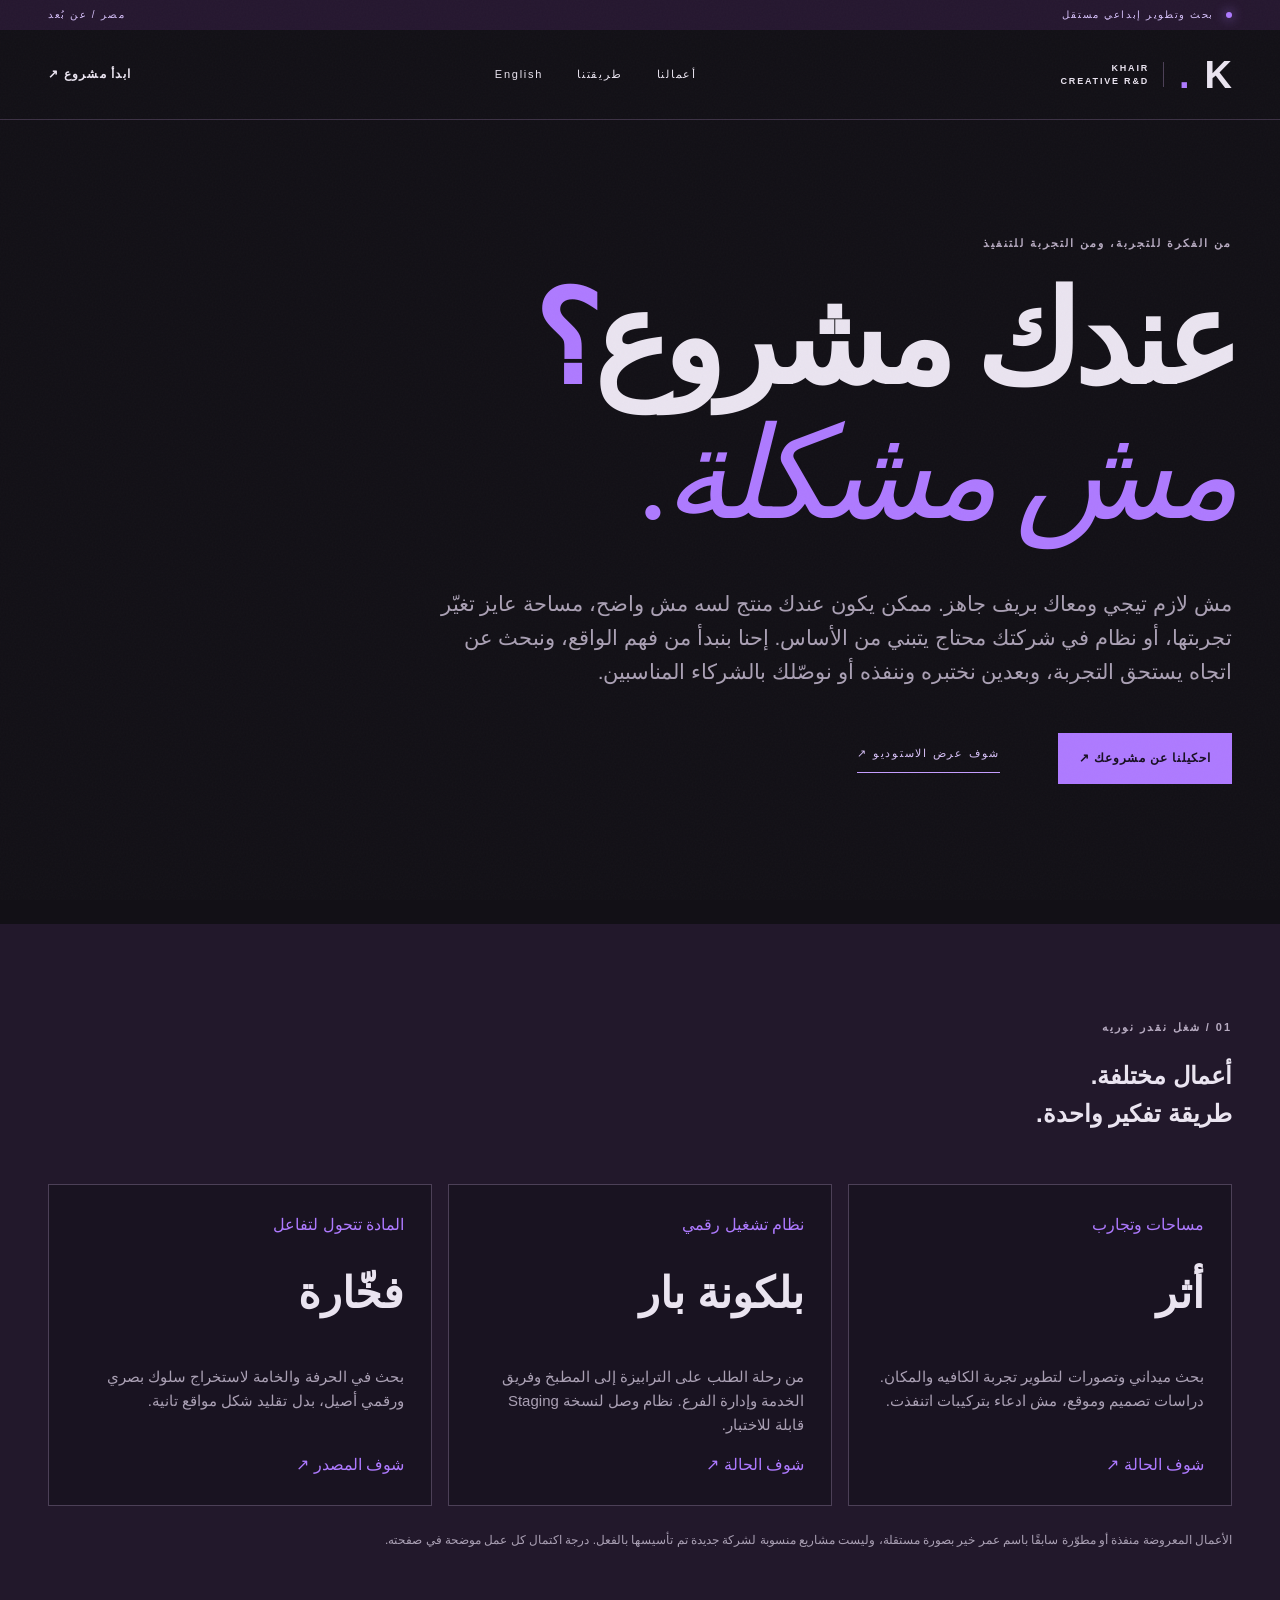
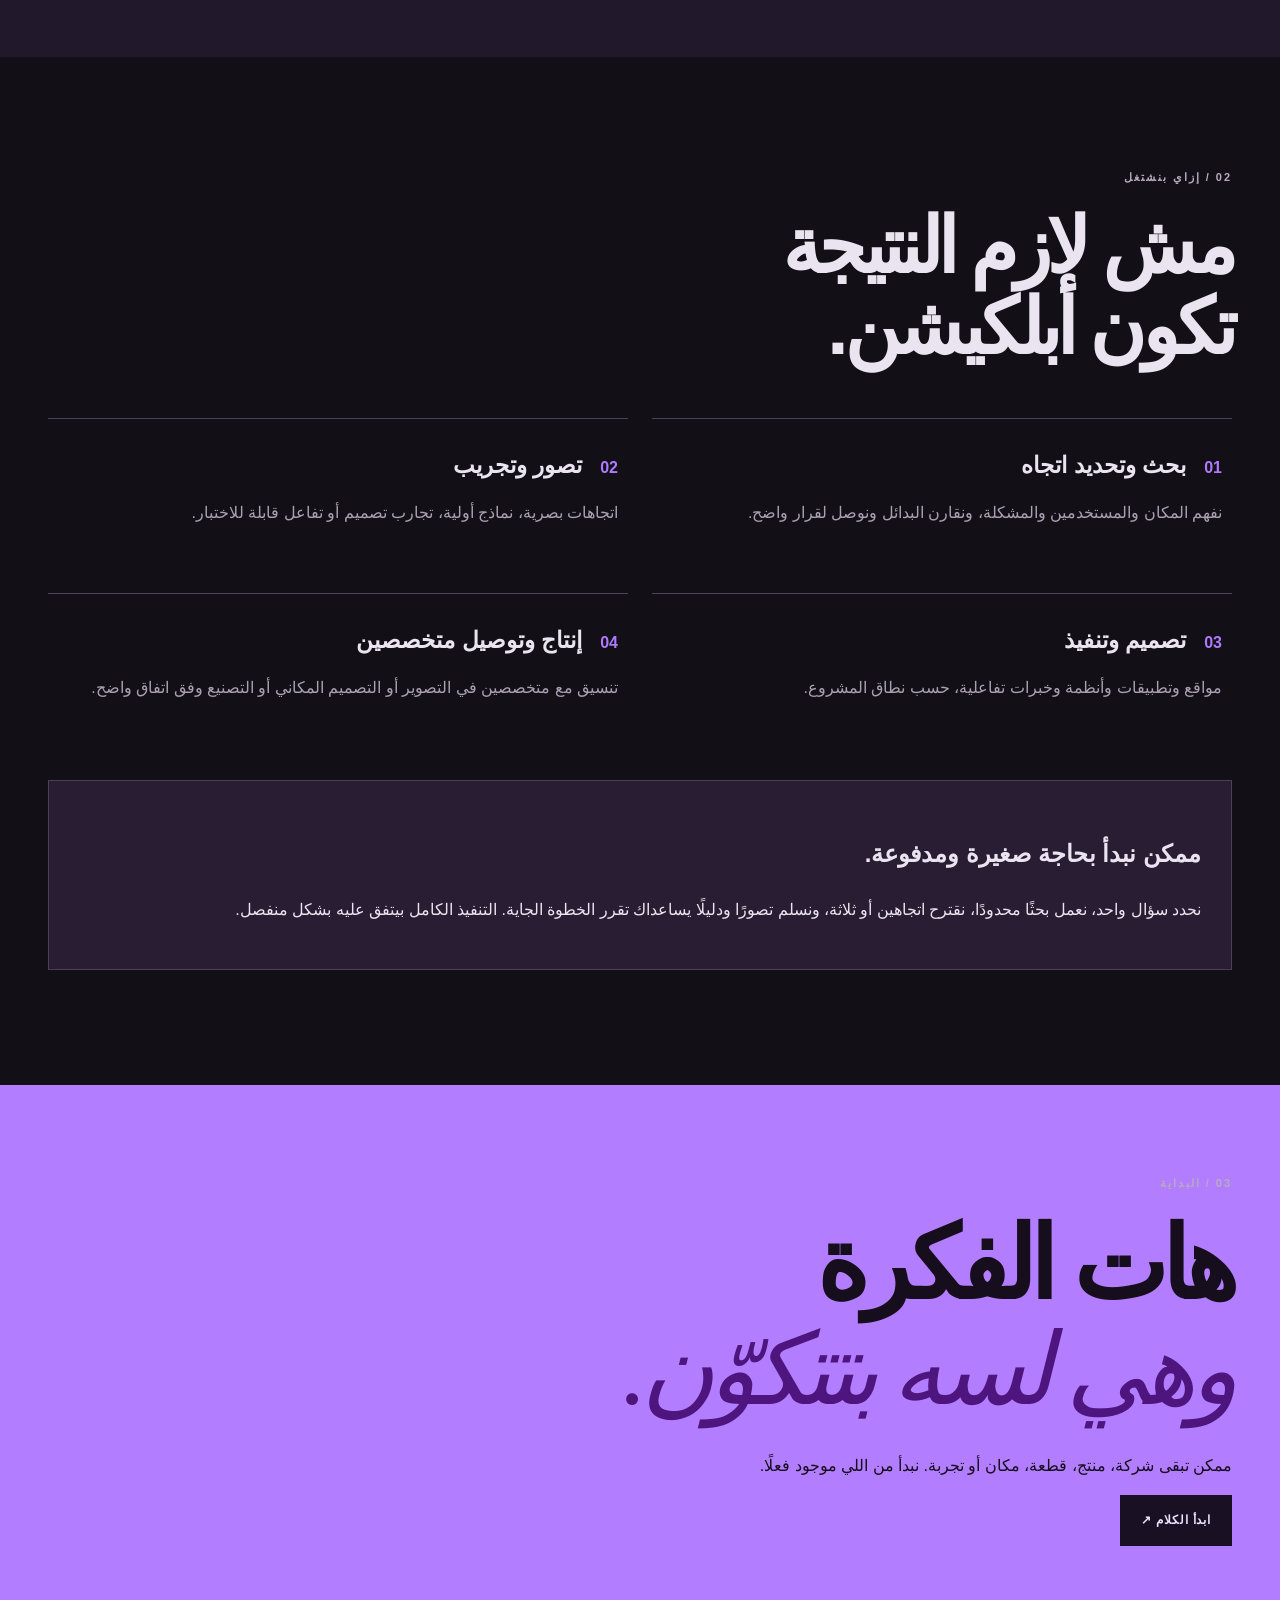
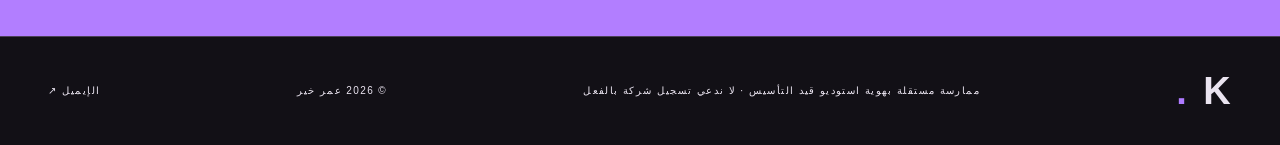
<file: ar.html>
<!DOCTYPE html><html lang="ar" dir="rtl"><head><meta charset="utf-8"><meta name="viewport" content="width=device-width, initial-scale=1"><title>خير / Creative R&D — بحث وتطوير إبداعي</title><meta name="description" content="ممارسة إبداعية مستقلة تجمع البحث والفن والتصميم والتكنولوجيا والتجريب لبناء أفكار يمكن اختبارها وتنفيذها."><link rel="stylesheet" href="style.css"></head><body class="arabic"><div class="grain" aria-hidden="true"></div><div class="topline"><span class="pulse"></span><span>بحث وتطوير إبداعي مستقل</span><span class="topline-right">مصر / عن بُعد</span></div><header class="nav"><a class="mark" href="index.html">K<span class="period">.</span><small>KHAIR<br>CREATIVE R&D</small></a><nav><a href="#work">أعمالنا</a><a href="#practice">طريقتنا</a><a href="index.html" lang="en">English</a></nav><a class="nav-contact" href="start.html">ابدأ مشروع ↗</a></header><main><section class="wrap ar-hero"><span class="eyebrow">من الفكرة للتجربة، ومن التجربة للتنفيذ</span><h1>عندك مشروع<span class="q">؟</span><br><em>مش مشكلة.</em></h1><p>مش لازم تيجي ومعاك بريف جاهز. ممكن يكون عندك منتج لسه مش واضح، مساحة عايز تغيّر تجربتها، أو نظام في شركتك محتاج يتبني من الأساس. إحنا بنبدأ من فهم الواقع، ونبحث عن اتجاه يستحق التجربة، وبعدين نختبره وننفذه أو نوصّلك بالشركاء المناسبين.</p><div class="ar-links"><a class="cta" href="start.html">احكيلنا عن مشروعك ↗</a><a class="text-link" href="deck.html" target="_blank">شوف عرض الاستوديو ↗</a></div></section><section class="idea-panel" id="work"><div class="wrap"><span class="eyebrow">01 / شغل نقدر نوريه</span><h2>أعمال مختلفة.<br>طريقة تفكير واحدة.</h2><div class="ar-case-grid"><a href="case-athr.html"><span>مساحات وتجارب</span><strong>أثر</strong><p>بحث ميداني وتصورات لتطوير تجربة الكافيه والمكان. دراسات تصميم وموقع، مش ادعاء بتركيبات اتنفذت.</p><i>شوف الحالة ↗</i></a><a href="case-balcona.html"><span>نظام تشغيل رقمي</span><strong>بلكونة بار</strong><p>من رحلة الطلب على الترابيزة إلى المطبخ وفريق الخدمة وإدارة الفرع. نظام وصل لنسخة Staging قابلة للاختبار.</p><i>شوف الحالة ↗</i></a><a href="https://github.com/omarkhair70-droid/Fokhara" target="_blank" rel="noopener"><span>المادة تتحول لتفاعل</span><strong>فخّارة</strong><p>بحث في الحرفة والخامة لاستخراج سلوك بصري ورقمي أصيل، بدل تقليد شكل مواقع تانية.</p><i>شوف المصدر ↗</i></a></div><p class="footnote">الأعمال المعروضة منفذة أو مطوّرة سابقًا باسم عمر خير بصورة مستقلة، وليست مشاريع منسوبة لشركة جديدة تم تأسيسها بالفعل. درجة اكتمال كل عمل موضحة في صفحته.</p></div></section><section class="services wrap" id="practice"><span class="eyebrow">02 / إزاي بنشتغل</span><h2>مش لازم النتيجة<br>تكون أبلكيشن.</h2><div class="ar-services"><div><b>01</b><strong>بحث وتحديد اتجاه</strong><p>نفهم المكان والمستخدمين والمشكلة، ونقارن البدائل ونوصل لقرار واضح.</p></div><div><b>02</b><strong>تصور وتجريب</strong><p>اتجاهات بصرية، نماذج أولية، تجارب تصميم أو تفاعل قابلة للاختبار.</p></div><div><b>03</b><strong>تصميم وتنفيذ</strong><p>مواقع وتطبيقات وأنظمة وخبرات تفاعلية، حسب نطاق المشروع.</p></div><div><b>04</b><strong>إنتاج وتوصيل متخصصين</strong><p>تنسيق مع متخصصين في التصوير أو التصميم المكاني أو التصنيع وفق اتفاق واضح.</p></div></div><div class="ar-bounded"><h3>ممكن نبدأ بحاجة صغيرة ومدفوعة.</h3><p>نحدد سؤال واحد، نعمل بحثًا محدودًا، نقترح اتجاهين أو ثلاثة، ونسلم تصورًا ودليلًا يساعداك تقرر الخطوة الجاية. التنفيذ الكامل بيتفق عليه بشكل منفصل.</p></div></section><section class="outro"><div class="wrap outro-inner"><span class="eyebrow">03 / البداية</span><h2>هات الفكرة<br><em>وهي لسه بتتكوّن.</em></h2><p>ممكن تبقى شركة، منتج، قطعة، مكان أو تجربة. نبدأ من اللي موجود فعلًا.</p><a class="cta" href="start.html">ابدأ الكلام ↗</a></div></section></main><footer><div class="wrap footer-flex"><a class="mark" href="index.html">K<span class="period">.</span></a><span>ممارسة مستقلة بهوية استوديو قيد التأسيس · لا ندعي تسجيل شركة بالفعل</span><span>© 2026 عمر خير</span><a href="mailto:omar.khair70@gmail.com">الإيميل ↗</a></div></footer><script src="script.js"></script></body></html>
</file>
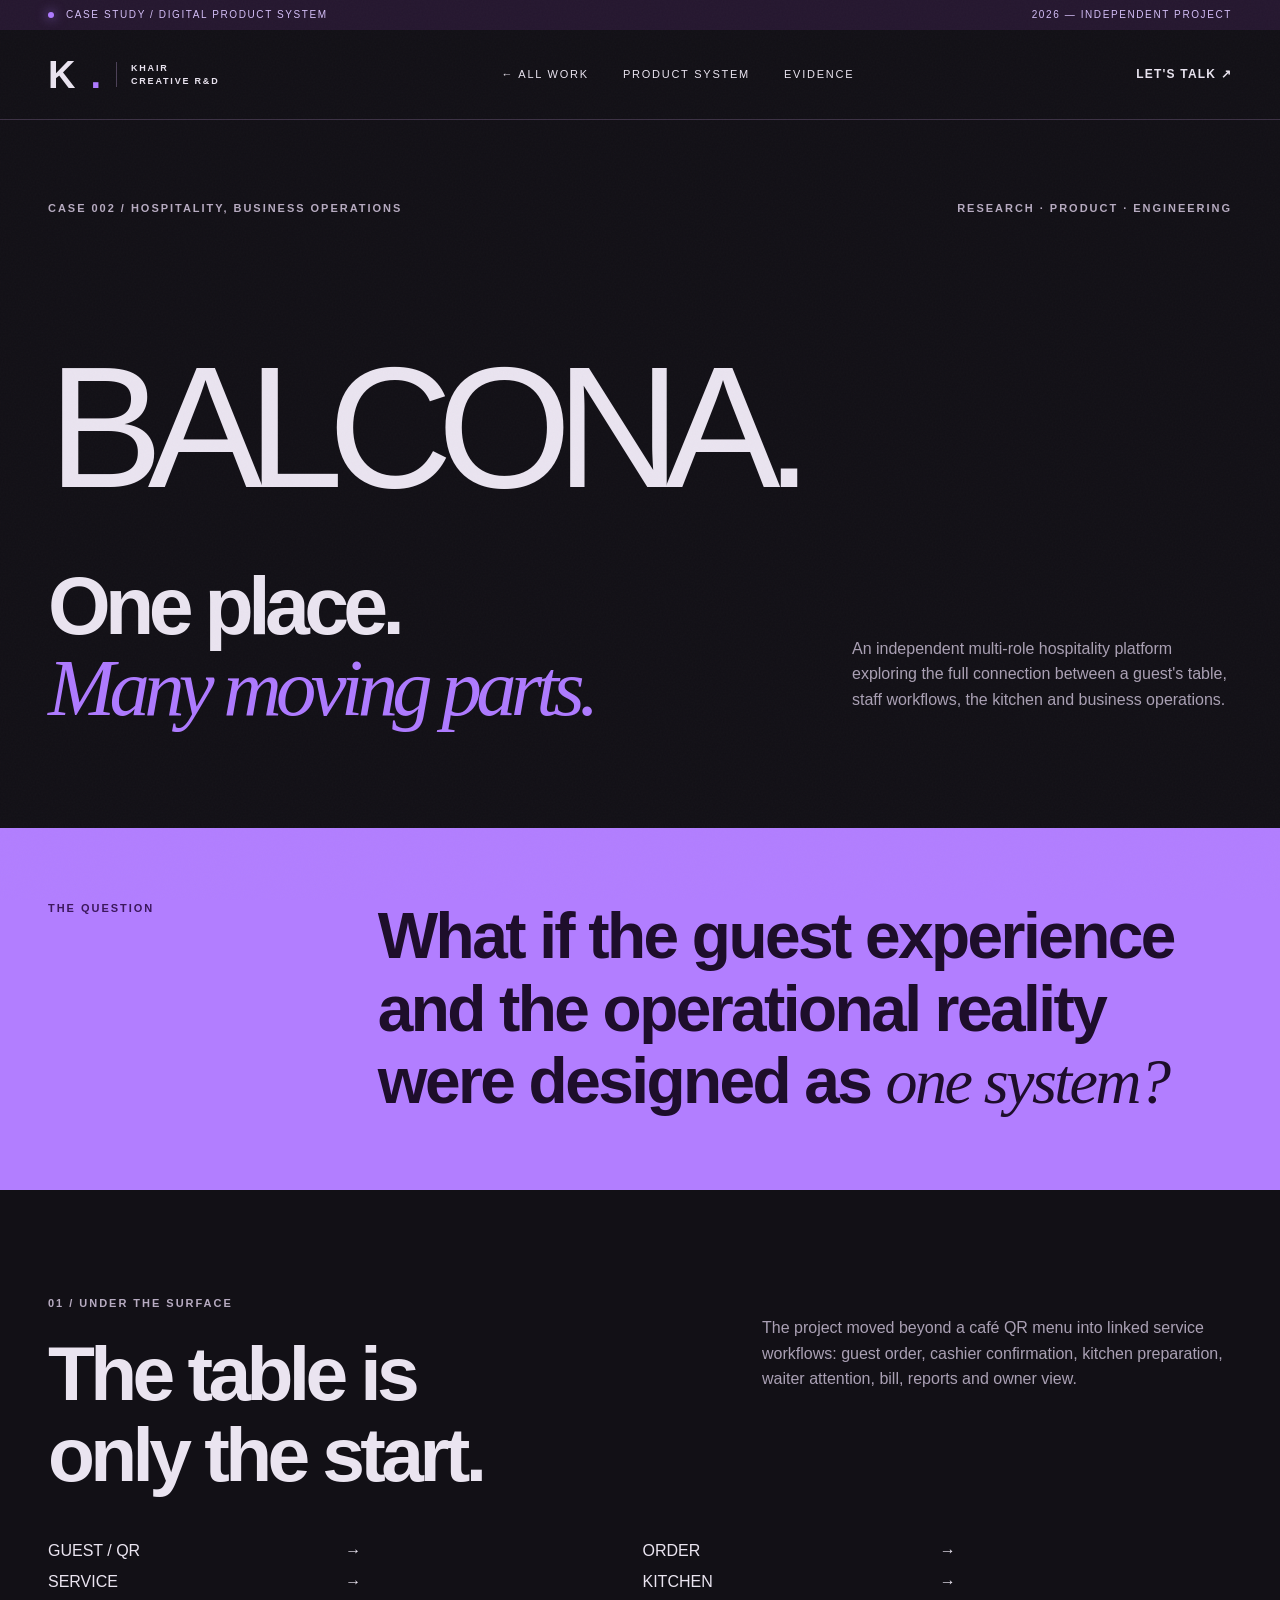
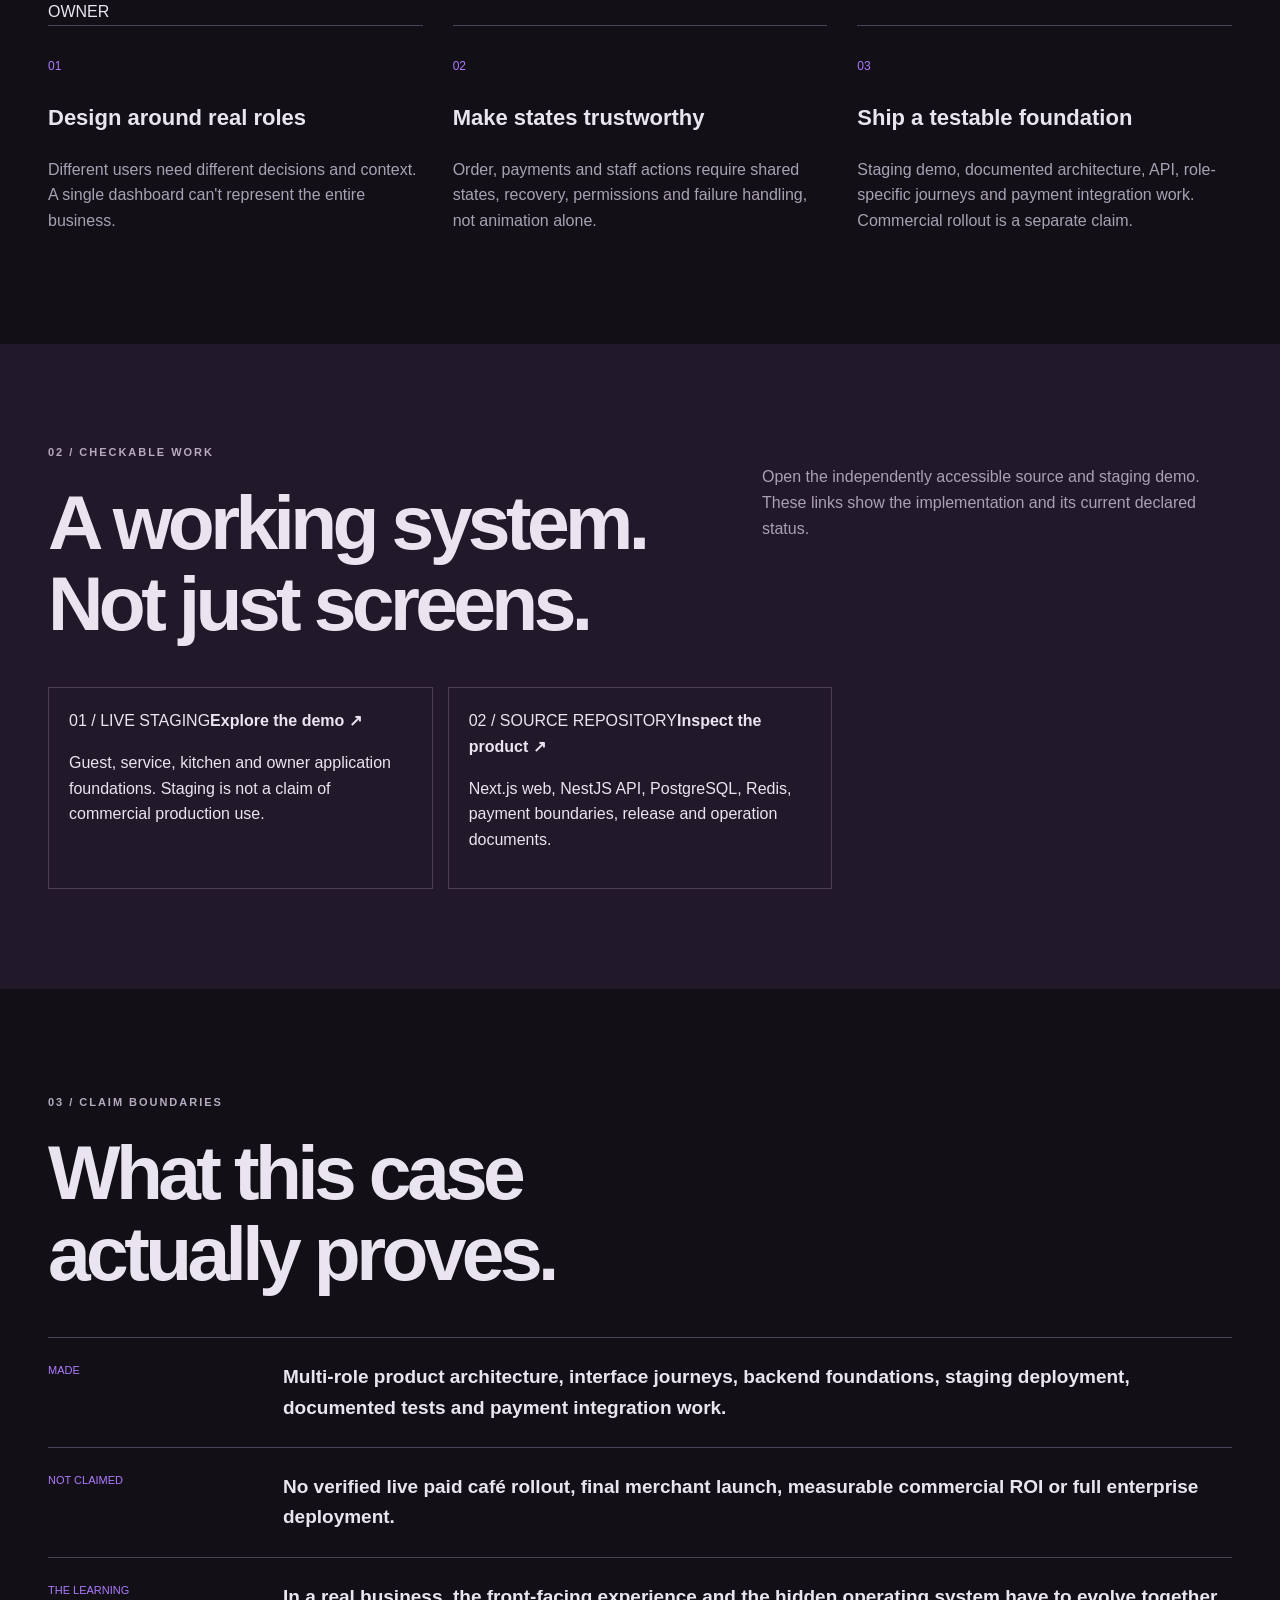
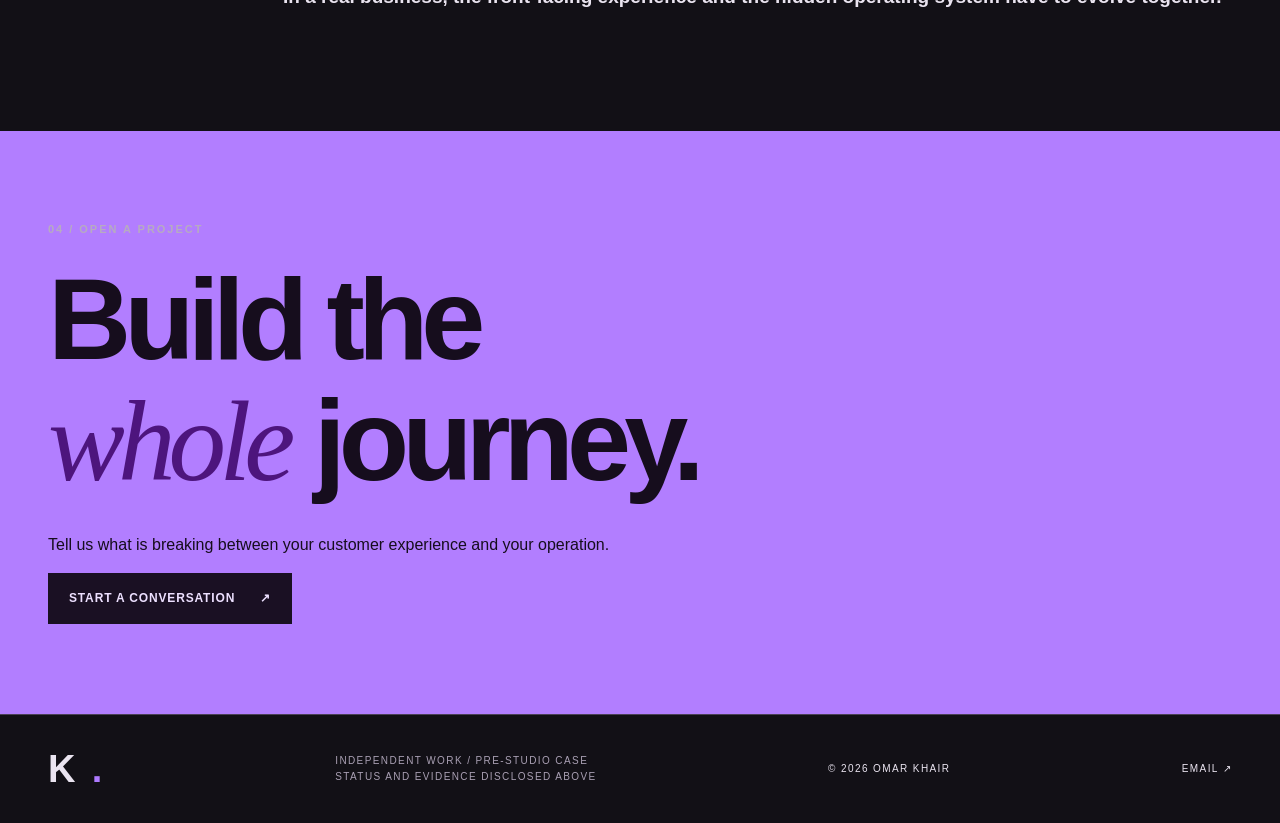
<file: case-balcona.html>
<!DOCTYPE html><html lang="en"><head><meta charset="utf-8"><meta name="viewport" content="width=device-width, initial-scale=1"><title>Balcona Bar — Product System / Khair Creative R&D</title><meta name="description" content="Balcona Bar case study — from guest ordering to staff operations, built as a multi-role hospitality software prototype and staging system."><link rel="stylesheet" href="style.css"></head><body class="case-body"><div class="grain" aria-hidden="true"></div><div class="topline"><span class="pulse"></span><span>CASE STUDY / DIGITAL PRODUCT SYSTEM</span><span class="topline-right">2026 — INDEPENDENT PROJECT</span></div><header class="nav"><a class="mark" href="index.html">K<span class="period">.</span><small>KHAIR<br>CREATIVE R&D</small></a><nav><a href="index.html#work">← ALL WORK</a><a href="#system">PRODUCT SYSTEM</a><a href="#proof">EVIDENCE</a></nav><a class="nav-contact" href="start.html">LET'S TALK ↗</a></header>
<main><section class="athr-hero wrap"><div class="hero-meta"><span>CASE 002 / HOSPITALITY, BUSINESS OPERATIONS</span><span>RESEARCH · PRODUCT · ENGINEERING</span></div><div class="balcona-hero-type">BALCONA<span>.</span></div><div class="athr-hero-footer"><h1>One place.<br><em>Many moving parts.</em></h1><p>An independent multi-role hospitality platform exploring the full connection between a guest's table, staff workflows, the kitchen and business operations.</p></div></section>
<section class="athr-statement"><div class="wrap athr-statement-grid"><span class="eyebrow">THE QUESTION</span><p>What if the guest experience and the operational reality were designed as <em>one system?</em></p></div></section>
<section class="case-sequence wrap" id="system"><div class="section-head"><div><span class="eyebrow">01 / UNDER THE SURFACE</span><h2>The table is<br>only the start.</h2></div><p>The project moved beyond a café QR menu into linked service workflows: guest order, cashier confirmation, kitchen preparation, waiter attention, bill, reports and owner view.</p></div><div class="operation-track"><span>GUEST / QR</span><b>→</b><span>ORDER</span><b>→</b><span>SERVICE</span><b>→</b><span>KITCHEN</span><b>→</b><span>OWNER</span></div><div class="story-cols"><div><span class="number">01</span><h3>Design around real roles</h3><p>Different users need different decisions and context. A single dashboard can't represent the entire business.</p></div><div><span class="number">02</span><h3>Make states trustworthy</h3><p>Order, payments and staff actions require shared states, recovery, permissions and failure handling, not animation alone.</p></div><div><span class="number">03</span><h3>Ship a testable foundation</h3><p>Staging demo, documented architecture, API, role-specific journeys and payment integration work. Commercial rollout is a separate claim.</p></div></div></section>
<section class="project-visuals" id="proof"><div class="wrap"><div class="section-head"><div><span class="eyebrow">02 / CHECKABLE WORK</span><h2>A working system.<br>Not just screens.</h2></div><p>Open the independently accessible source and staging demo. These links show the implementation and its current declared status.</p></div><div class="proof-cards"><a class="proof-card" href="https://balcona-bar-staging-web.vercel.app" target="_blank" rel="noopener"><span>01 / LIVE STAGING</span><strong>Explore the demo ↗</strong><p>Guest, service, kitchen and owner application foundations. Staging is not a claim of commercial production use.</p></a><a class="proof-card" href="https://github.com/omarkhair70-droid/balcona-bar" target="_blank" rel="noopener"><span>02 / SOURCE REPOSITORY</span><strong>Inspect the product ↗</strong><p>Next.js web, NestJS API, PostgreSQL, Redis, payment boundaries, release and operation documents.</p></a></div></div></section>
<section class="takeaway wrap"><div class="section-head"><div><span class="eyebrow">03 / CLAIM BOUNDARIES</span><h2>What this case<br>actually proves.</h2></div></div><div class="truth-table"><div><span>MADE</span><strong>Multi-role product architecture, interface journeys, backend foundations, staging deployment, documented tests and payment integration work.</strong></div><div><span>NOT CLAIMED</span><strong>No verified live paid café rollout, final merchant launch, measurable commercial ROI or full enterprise deployment.</strong></div><div><span>THE LEARNING</span><strong>In a real business, the front-facing experience and the hidden operating system have to evolve together.</strong></div></div></section><section class="outro"><div class="wrap outro-inner"><span class="eyebrow">04 / OPEN A PROJECT</span><h2>Build the<br><em>whole</em> journey.</h2><p>Tell us what is breaking between your customer experience and your operation.</p><a class="cta" href="start.html">START A CONVERSATION <span>↗</span></a></div></section></main>
<footer><div class="wrap footer-flex"><a class="mark" href="index.html">K<span class="period">.</span></a><div><span>INDEPENDENT WORK / PRE-STUDIO CASE</span><span>STATUS AND EVIDENCE DISCLOSED ABOVE</span></div><span>© 2026 OMAR KHAIR</span><a href="mailto:omar.khair70@gmail.com">EMAIL ↗</a></div></footer><script src="script.js"></script></body></html>
</file>
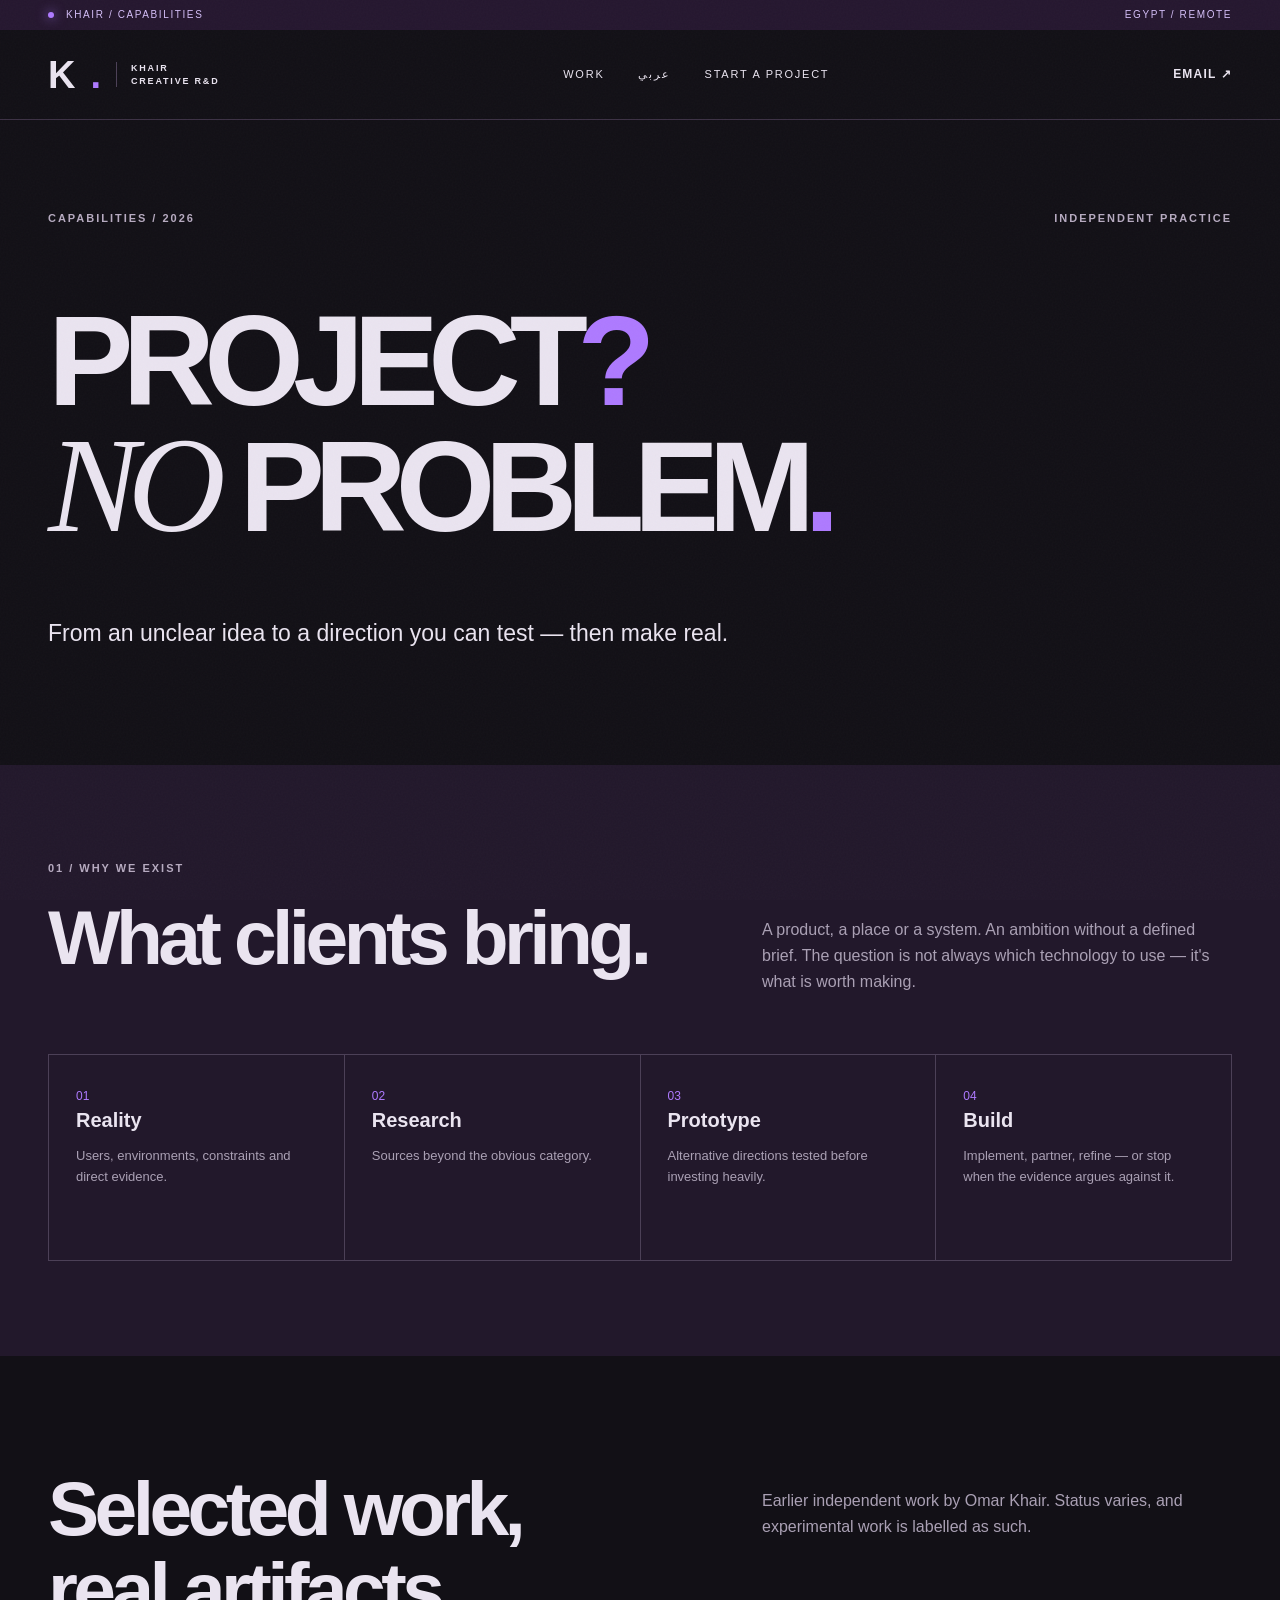
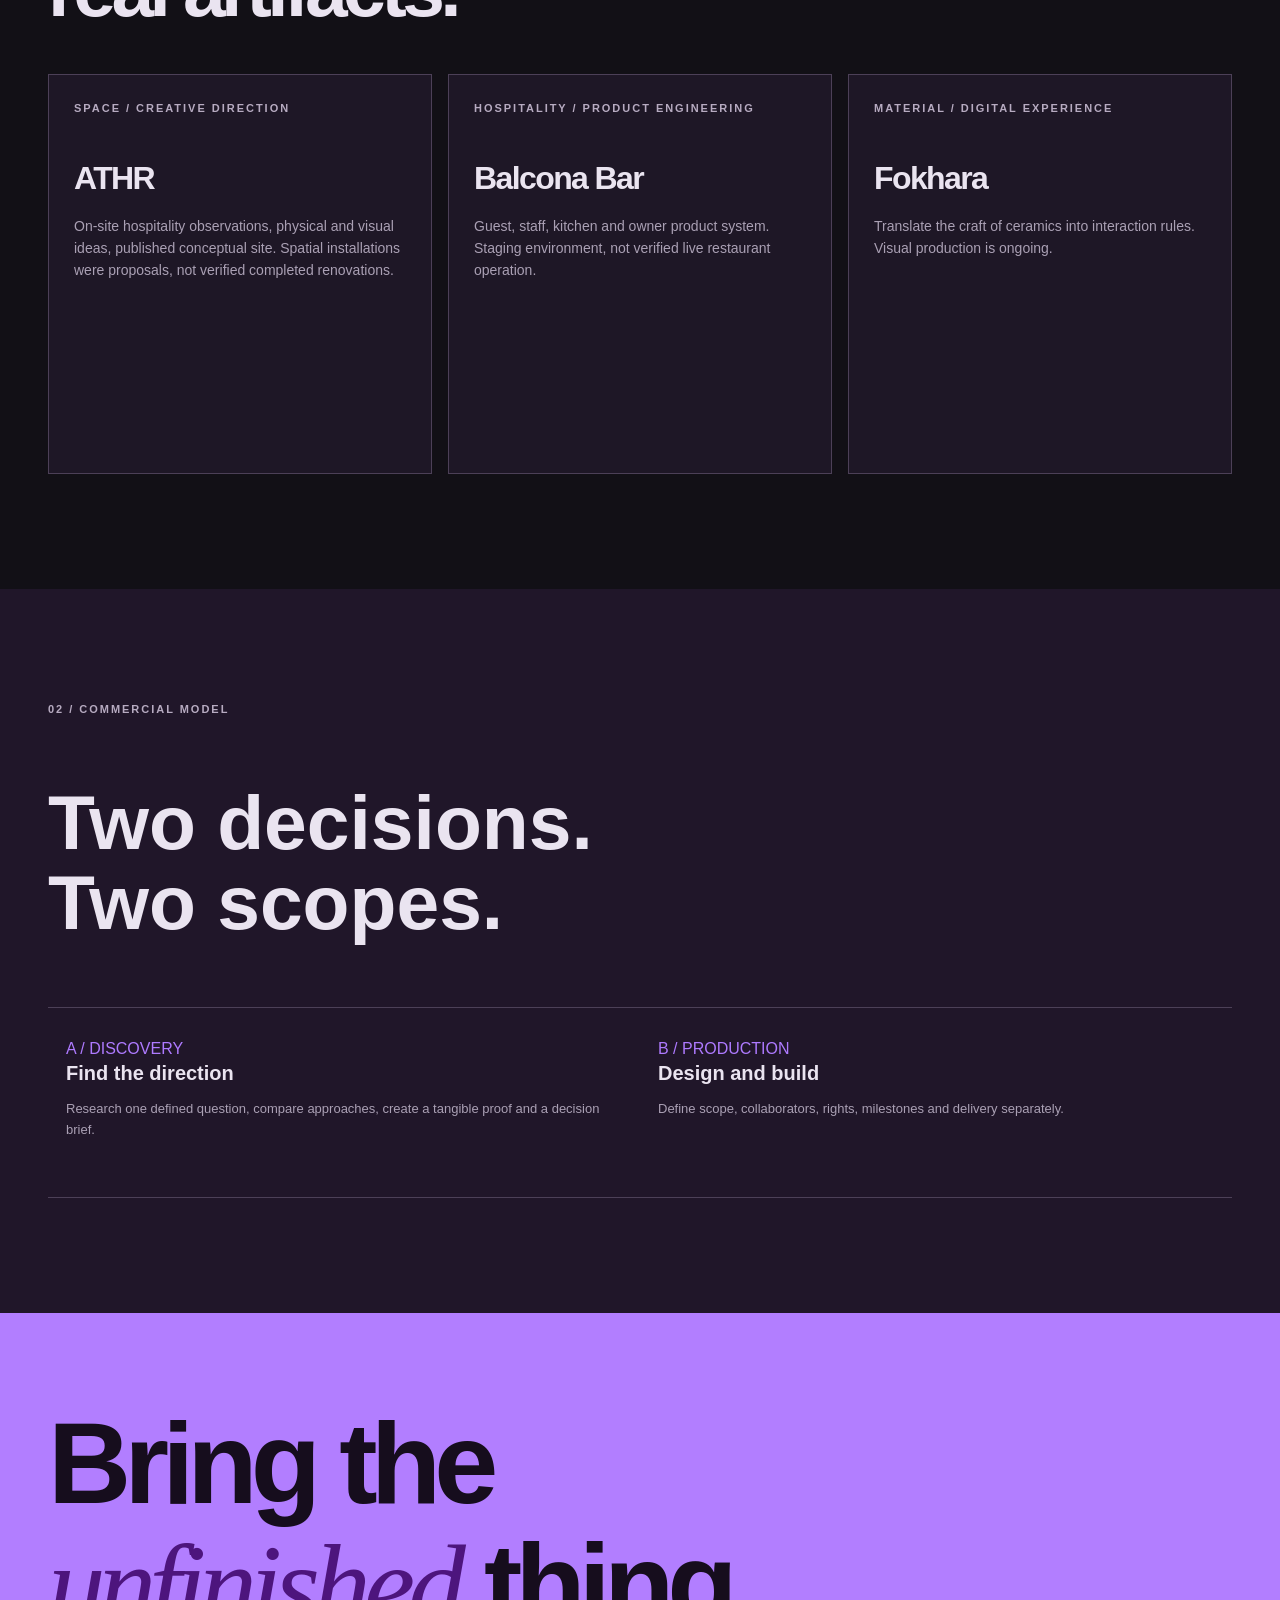
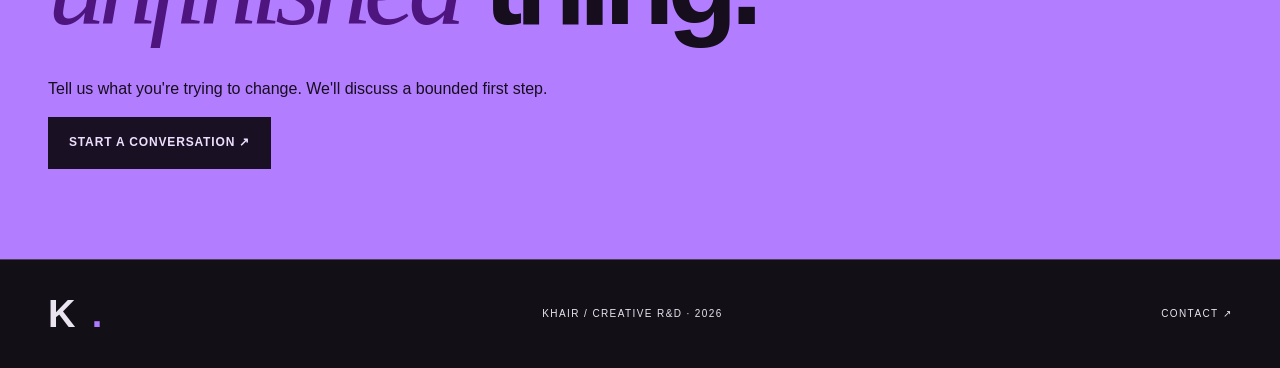
<file: deck.html>
<!doctype html><html lang="en"><head><meta charset="utf-8"><meta name="viewport" content="width=device-width,initial-scale=1"><title>Capabilities — Khair / Creative R&D</title><meta name="description" content="Khair Creative Research and Development studio capabilities"><link rel="stylesheet" href="style.css"></head><body><div class="grain"></div><div class="topline"><span class="pulse"></span> KHAIR / CAPABILITIES <span class="topline-right">EGYPT / REMOTE</span></div><header class="nav"><a class="mark" href="index.html">K<span class="period">.</span><small>KHAIR<br>CREATIVE R&D</small></a><nav><a href="index.html#work">WORK</a><a href="ar.html">عربي</a><a href="start.html">START A PROJECT</a></nav><a class="nav-contact" href="mailto:omar.khair70@gmail.com">EMAIL ↗</a></header><main><section class="hero wrap" style="min-height:auto;padding:90px 0"><div class="hero-meta"><span>CAPABILITIES / 2026</span><span>INDEPENDENT PRACTICE</span></div><h1 style="font-size:clamp(65px,10vw,160px)">PROJECT<span class="q">?</span><br><em>NO</em> PROBLEM<span class="dot">.</span></h1><p style="max-width:690px;font-size:23px">From an unclear idea to a direction you can test — then make real.</p></section><section class="idea-panel"><div class="wrap"><span class="eyebrow">01 / WHY WE EXIST</span><div class="section-head"><h2>What clients bring.</h2><p>A product, a place or a system. An ambition without a defined brief. The question is not always which technology to use — it's what is worth making.</p></div><div class="steps"><article><span>01</span><strong>Reality</strong><p>Users, environments, constraints and direct evidence.</p></article><article><span>02</span><strong>Research</strong><p>Sources beyond the obvious category.</p></article><article><span>03</span><strong>Prototype</strong><p>Alternative directions tested before investing heavily.</p></article><article><span>04</span><strong>Build</strong><p>Implement, partner, refine — or stop when the evidence argues against it.</p></article></div></div></section><section class="work wrap"><div class="section-head"><h2>Selected work,<br>real artifacts.</h2><p>Earlier independent work by Omar Khair. Status varies, and experimental work is labelled as such.</p></div><div class="case-grid"><a class="case-tile" href="case-athr.html"><span class="eyebrow">SPACE / CREATIVE DIRECTION</span><h3>ATHR</h3><p>On-site hospitality observations, physical and visual ideas, published conceptual site. Spatial installations were proposals, not verified completed renovations.</p></a><a class="case-tile" href="case-balcona.html"><span class="eyebrow">HOSPITALITY / PRODUCT ENGINEERING</span><h3>Balcona Bar</h3><p>Guest, staff, kitchen and owner product system. Staging environment, not verified live restaurant operation.</p></a><a class="case-tile" href="https://github.com/omarkhair70-droid/Fokhara"><span class="eyebrow">MATERIAL / DIGITAL EXPERIENCE</span><h3>Fokhara</h3><p>Translate the craft of ceramics into interaction rules. Visual production is ongoing.</p></a></div></section><section class="engagements"><div class="wrap"><span class="eyebrow">02 / COMMERCIAL MODEL</span><h2 style="font-size:clamp(48px,6vw,84px);line-height:1.05">Two decisions.<br>Two scopes.</h2><div class="service-list"><div><span>A / DISCOVERY</span><strong>Find the direction</strong><p>Research one defined question, compare approaches, create a tangible proof and a decision brief.</p></div><div><span>B / PRODUCTION</span><strong>Design and build</strong><p>Define scope, collaborators, rights, milestones and delivery separately.</p></div></div></div></section><section class="outro"><div class="wrap outro-inner"><h2>Bring the<br><em>unfinished</em> thing.</h2><p>Tell us what you're trying to change. We'll discuss a bounded first step.</p><a class="cta" href="start.html">START A CONVERSATION ↗</a></div></section></main><footer><div class="wrap footer-flex"><a class="mark" href="index.html">K<span class="period">.</span></a><span>KHАIR / CREATIVE R&D · 2026</span><a href="mailto:omar.khair70@gmail.com">CONTACT ↗</a></div></footer></body></html>
</file>
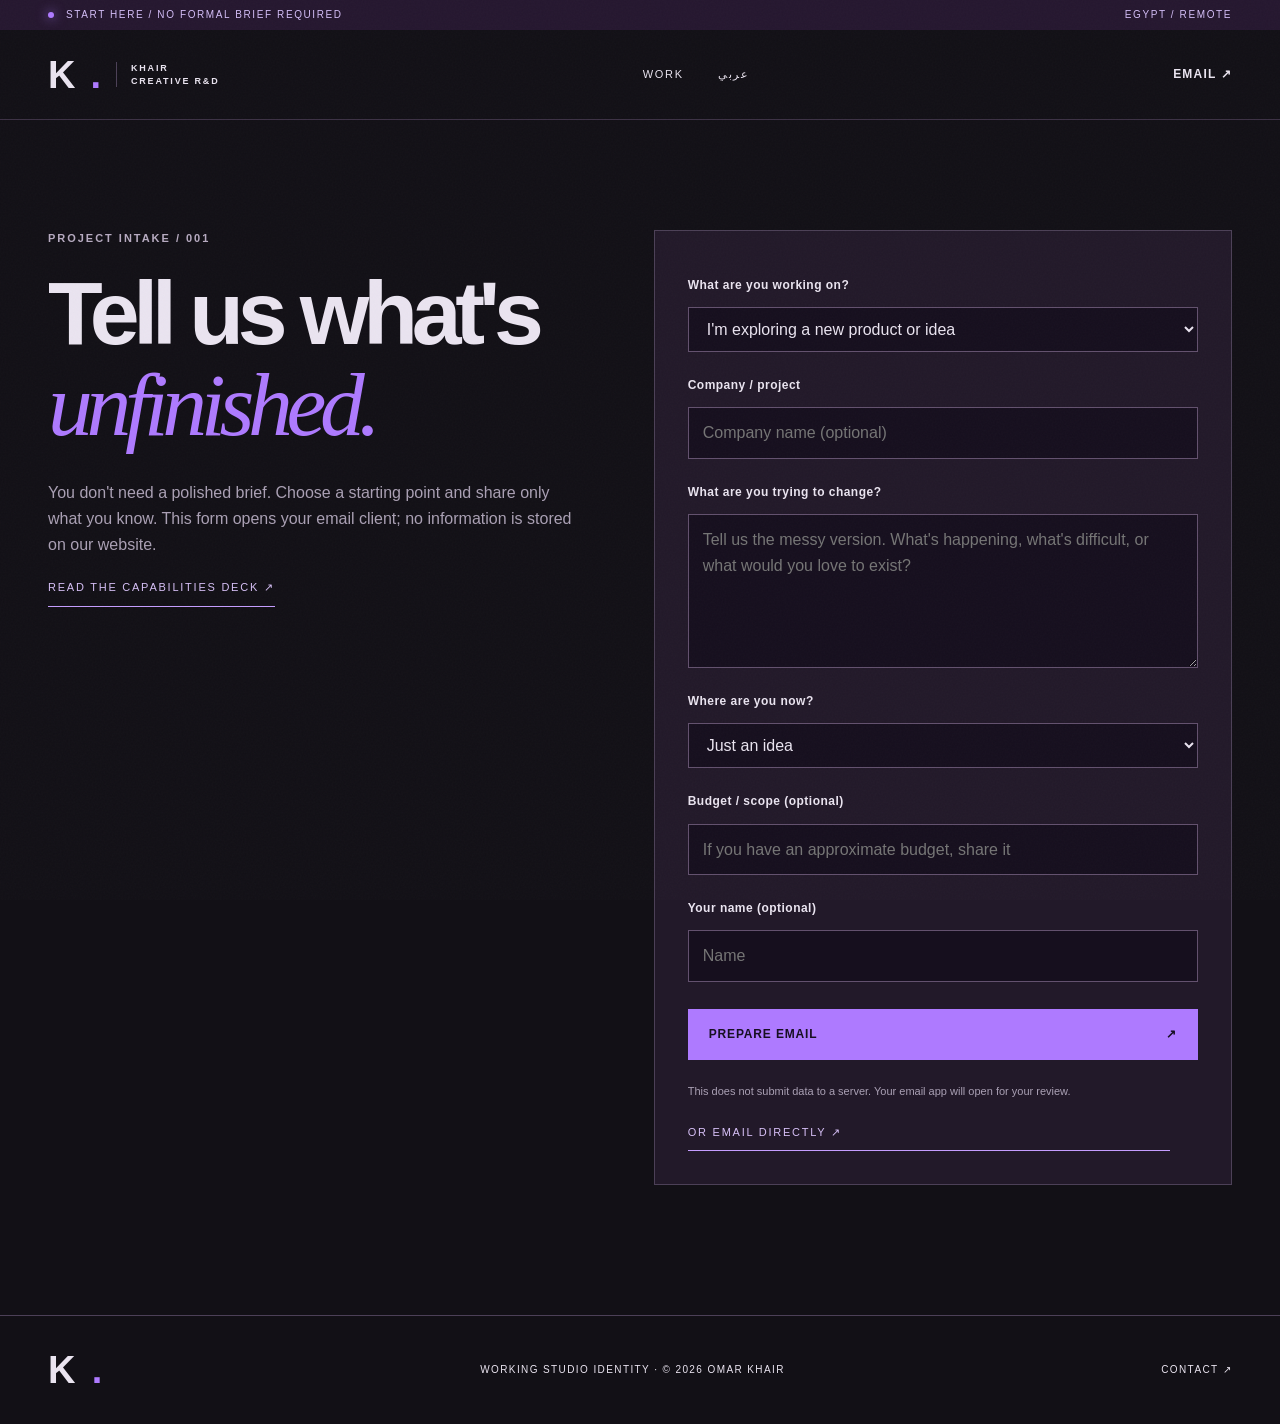
<file: start.html>
<!DOCTYPE html><html lang="en"><head><meta charset="utf-8"><meta name="viewport" content="width=device-width, initial-scale=1"><title>Start a project — Khair Creative R&D</title><meta name="description" content="Tell us about the unfinished question, business challenge, experience or product you are working on."><link rel="stylesheet" href="style.css"></head><body class="case-body"><div class="grain"></div><div class="topline"><span class="pulse"></span><span>START HERE / NO FORMAL BRIEF REQUIRED</span><span class="topline-right">EGYPT / REMOTE</span></div><header class="nav"><a class="mark" href="index.html">K<span class="period">.</span><small>KHAIR<br>CREATIVE R&D</small></a><nav><a href="index.html#work">WORK</a><a href="ar.html" lang="ar">عربي</a></nav><a class="nav-contact" href="mailto:omar.khair70@gmail.com">EMAIL ↗</a></header><main class="wrap intake"><div><span class="eyebrow">PROJECT INTAKE / 001</span><h1>Tell us what's<br><em>unfinished.</em></h1><p>You don't need a polished brief. Choose a starting point and share only what you know. This form opens your email client; no information is stored on our website.</p><a class="text-link" href="deck.html" target="_blank">READ THE CAPABILITIES DECK ↗</a></div><form id="lead-form" class="intake-form"><label for="focus">What are you working on?</label><select id="focus" name="focus"><option>I'm exploring a new product or idea</option><option>I have a space / physical experience</option><option>My business needs a digital system</option><option>I need design, engineering or prototype support</option><option>I am looking for a creative / production collaborator</option><option>Other / not sure yet</option></select><label for="company">Company / project</label><input id="company" name="company" placeholder="Company name (optional)"><label for="challenge">What are you trying to change?</label><textarea id="challenge" required rows="5" name="challenge" placeholder="Tell us the messy version. What's happening, what's difficult, or what would you love to exist?"></textarea><label for="stage">Where are you now?</label><select id="stage" name="stage"><option>Just an idea</option><option>Researching / planning</option><option>Already working on it</option><option>Existing business that needs change</option></select><label for="budget">Budget / scope (optional)</label><input id="budget" name="budget" placeholder="If you have an approximate budget, share it"><label for="contact-name">Your name (optional)</label><input id="contact-name" name="contact-name" placeholder="Name"><button class="cta" type="submit">PREPARE EMAIL <span>↗</span></button><p id="intake-status" class="form-note">This does not submit data to a server. Your email app will open for your review.</p><a class="text-link" href="mailto:omar.khair70@gmail.com">OR EMAIL DIRECTLY ↗</a></form></main><footer><div class="wrap footer-flex"><a class="mark" href="index.html">K<span class="period">.</span></a><span>WORKING STUDIO IDENTITY · © 2026 OMAR KHAIR</span><a href="mailto:omar.khair70@gmail.com">CONTACT ↗</a></div></footer><script src="script.js"></script></body></html>
</file>
<file: style.css>
:root{--bg:#121016;--bg2:#201927;--ink:#eae4f0;--muted:#aaa0b4;--accent:#ae7aff;--line:#4c4057;--light:#eee7f5}
*{box-sizing:border-box}html{scroll-behavior:smooth}body{margin:0;background:var(--bg);color:var(--ink);font:16px/1.6 Arial,Helvetica,sans-serif;-webkit-font-smoothing:antialiased}a{color:inherit;text-decoration:none}a:hover{color:var(--accent)}button,input,textarea,select{font:inherit}::selection{background:var(--accent);color:#1b1027}
.grain{pointer-events:none;position:fixed;inset:0;z-index:100;opacity:.08;background-image:url("data:image/svg+xml,%3Csvg xmlns='http://www.w3.org/2000/svg' width='120' height='120'%3E%3Cfilter id='n'%3E%3CfeTurbulence type='fractalNoise' baseFrequency='.6' numOctaves='2' stitchTiles='stitch'/%3E%3C/filter%3E%3Crect width='120' height='120' filter='url(%23n)' opacity='.35'/%3E%3C/svg%3E")}
.wrap{width:min(1280px,calc(100% - 96px));margin:0 auto}
.topline{background:#25172f;min-height:30px;padding:7px 48px;display:flex;align-items:center;gap:12px;color:#d4bef8;text-transform:uppercase;font-size:10px;letter-spacing:.16em}.topline-right{margin-left:auto}.pulse{display:inline-block;width:6px;height:6px;border-radius:50%;background:var(--accent);box-shadow:0 0 12px var(--accent)}
.nav{display:flex;align-items:center;justify-content:space-between;gap:24px;min-height:90px;border-bottom:1px solid #3c3145;padding:13px 48px}.nav nav{display:flex;align-items:center;gap:34px;font-size:11px;letter-spacing:.16em}.nav-contact{font-size:12px;letter-spacing:.1em;font-weight:bold}.mark{display:inline-flex;align-items:center;gap:15px;font-size:38px;line-height:1;font-weight:bold}.mark .period,.dot,.q{color:var(--accent)}.mark small{font-size:9px;letter-spacing:.2em;line-height:1.35;border-left:1px solid var(--line);padding-left:14px}
.eyebrow,.hero-meta,.case-top,.panel-head,.section-head>span{font-size:11px;text-transform:uppercase;letter-spacing:.18em;color:#b7abc1;font-weight:bold}.eyebrow{display:block;margin-bottom:20px}.hero{min-height:745px;padding-top:48px;padding-bottom:80px}.hero-meta{display:flex;justify-content:space-between;margin-bottom:72px}
.hero h1{font-size:clamp(70px,10.3vw,160px);line-height:.95;letter-spacing:-.084em;font-weight:750;white-space:nowrap;margin:0 0 65px}.hero h1 em{font-family:Georgia,serif;font-size:1.06em;font-weight:400;letter-spacing:-.08em}.hero-bottom{display:grid;grid-template-columns:1fr 1fr;align-items:end;gap:80px}.hero-symbol{color:#a67ac9;width:115px;height:115px}.hero-symbol svg{width:100%}.hero-intro{max-width:565px}.hero-intro p:first-child{font-size:21px;line-height:1.4;margin:0 0 18px}.muted{color:var(--muted);font-size:15px;margin:0 0 45px}.text-link{display:inline-flex;align-items:center;gap:14px;border-bottom:1px solid #c59dff;padding-bottom:9px;font-size:11px;letter-spacing:.16em;margin-right:28px;text-transform:uppercase;color:#d7c0f7}.marquee{background:#b079ff;color:#1c1127;text-transform:uppercase;letter-spacing:.12em;white-space:nowrap;overflow:hidden;font-size:15px;padding:13px 0;font-weight:bold}.marquee span{display:inline-block;min-width:100%;animation:marquee 22s linear infinite}@keyframes marquee{to{transform:translateX(-15%)}}
.idea-panel{background:#22182b;padding:95px 0}.panel-head{margin:0 0 30px}.section-head{display:flex;justify-content:space-between;gap:48px;align-items:start;margin-bottom:44px}.section-head h2,.services h2,.outro h2,.ar-hero h1{font-size:clamp(42px,6vw,88px);letter-spacing:-.06em;font-weight:600;line-height:1.05;margin:0}.section-head p{max-width:470px;color:var(--muted);font-size:16px;margin-top:20px}.idea-panel .section-head h2 em,.outro h2 em,.ar-hero h1 em{font-family:Georgia,serif;font-weight:400;color:var(--accent)}.steps{display:grid;grid-template-columns:repeat(4,minmax(0,1fr));gap:1px;background:var(--line);border:1px solid var(--line)}.steps article{background:#22182b;padding:27px;min-height:205px}.steps strong,.service-list strong{display:block;font-size:20px;line-height:1.25}.steps article p,.service-list p{font-size:13px;color:var(--muted)}.steps article span{color:var(--accent);font-size:12px}
.work,.services,.engagements{padding-top:112px;padding-bottom:115px}.featured-case{display:grid;grid-template-columns:1.1fr 1fr;min-height:520px;background:#2b1c36;border:1px solid var(--line);overflow:hidden}.featured-media,.featured-graphic{min-height:420px}.featured-media{position:relative;background:linear-gradient(140deg,#44236c,#23152a 54%,#685281)}.featured-graphic{background:radial-gradient(ellipse at 60% 38%,#7848b150,transparent 60%),linear-gradient(125deg,#1a1221,#38274c)}.featured-graphic:before{content:"ATHR";display:block;color:#ddd1ea;font-size:clamp(58px,8vw,126px);letter-spacing:-.08em;text-align:center;margin-top:120px}.featured-copy{display:flex;flex-direction:column;justify-content:space-between;padding:44px}.featured-copy h3{font-size:clamp(43px,5vw,75px);letter-spacing:-.06em;line-height:1.02;margin:0}.featured-foot{display:flex;align-items:end;gap:25px}.featured-foot p{color:var(--muted);max-width:440px}.round-arrow{font-size:45px;color:var(--accent)}
.case-grid{display:grid;grid-template-columns:repeat(3,1fr);gap:16px;margin-top:17px}.case-tile{background:#1e1726;border:1px solid var(--line);padding:25px;display:flex;flex-direction:column;min-height:400px}.case-tile h3{font-size:32px;letter-spacing:-.05em;line-height:1.08;margin:24px 0 5px}.case-tile p{color:var(--muted);font-size:14px}.case-top{display:flex;justify-content:space-between}.tile-graphic{height:190px;position:relative;margin-top:26px;overflow:hidden;background:linear-gradient(135deg,#37244c,#120e1b);display:flex;align-items:center;justify-content:center}.tile-graphic i{color:#b59dd4;font-size:35px;font-family:Georgia,serif;line-height:.9}.tile-balcona{background:repeating-linear-gradient(0deg,transparent 0px,transparent 23px,#c39aff19 24px),linear-gradient(120deg,#37244a,#161018)}.tile-fokhara .clay-a,.tile-fokhara .clay-b{position:absolute;width:150px;height:130px;border:1px solid #a888b6;border-radius:50%;transform:rotate(-25deg);opacity:.5}.tile-fokhara .clay-b{transform:rotate(25deg);width:115px;height:170px}.tile-contact{gap:40px}.tile-contact .node{font-size:90px;color:#b88cff;font-family:Georgia,serif}.tile-contact .line-b{height:2px;width:60px;background:#b88cff}.code-sm{position:absolute;bottom:8px;font-size:9px;letter-spacing:.15em}.footnote,.source-note{font-size:12px;color:var(--muted);margin-top:25px}
.service-list{display:grid;grid-template-columns:1fr 1fr;border-top:1px solid var(--line)}.service-list>div{padding:28px 18px 35px;border-bottom:1px solid var(--line);min-height:190px}.service-list span{color:var(--accent)}.engagements{background:#201629}.cta{display:inline-flex;align-items:center;justify-content:space-between;gap:25px;background:var(--accent);color:#170f22!important;padding:16px 21px;font-size:12px;font-weight:bold;letter-spacing:.07em;border:none;cursor:pointer;transition:transform .2s,background .2s}.cta:hover{background:#c6a1ff;transform:translateY(-2px)}.outro{background:#b27eff;color:#160d1d;padding:90px 0}.outro-inner h2{color:#160d1d;font-size:clamp(60px,9vw,130px);margin:0 0 30px}.outro-inner h2 em{color:#4d157d}.outro-inner p{max-width:570px}.outro .cta{background:#1a1023;color:#ede0ff!important}
footer{border-top:1px solid var(--line);padding:35px 0}.footer-flex{display:flex;justify-content:space-between;align-items:center;gap:20px;font-size:10px;letter-spacing:.14em}.footer-flex>div{display:flex;flex-direction:column;color:var(--muted)}
.case-body .athr-hero{padding-top:80px;padding-bottom:100px}.hero-meta{display:flex;justify-content:space-between}.athr-type{font-size:clamp(110px,22vw,345px);line-height:.92;font-weight:750;letter-spacing:-.1em;margin:38px 0}.athr-type span{color:#af79ee}.athr-hero-footer{display:flex;gap:50px;justify-content:space-between;align-items:end}.athr-hero-footer h1{font-size:clamp(44px,6.3vw,92px);letter-spacing:-.07em;line-height:1;margin:0}.athr-hero-footer em{font-family:Georgia,serif;font-weight:400;color:var(--accent)}.athr-hero-footer p{max-width:380px;color:var(--muted)}.balcona-hero-type{font-size:clamp(72px,13.5vw,190px);letter-spacing:-.09em}.athr-statement{background:#b27eff;color:#1e0e2b;padding:72px 0}.athr-statement-grid{display:grid;grid-template-columns:1fr 3fr;gap:45px}.athr-statement-grid .eyebrow{color:#3c185d}.athr-statement-grid p{font-size:clamp(35px,5vw,68px);font-weight:650;letter-spacing:-.04em;line-height:1.13;margin:0}.athr-statement em{font-family:Georgia,serif;font-weight:400}.case-sequence,.takeaway{padding-top:105px;padding-bottom:95px}.story-cols{display:grid;grid-template-columns:repeat(3,1fr);gap:30px}.story-cols>div{border-top:1px solid var(--line);padding-top:26px}.story-cols h3{font-size:22px}.story-cols p{color:var(--muted)}.story-cols .number{color:var(--accent);font-size:12px}.project-visuals{background:#21192a;padding:100px 0}.evidence-grid{display:grid;grid-template-columns:repeat(3,1fr);gap:15px}.evidence-grid figure{margin:0;background:#17111e;border:1px solid var(--line)}.evidence-img{height:340px;position:relative;background:radial-gradient(ellipse,#57337b,#261b32);overflow:hidden}.evidence-img img{width:100%;height:100%;object-fit:cover}.evidence-img span{position:absolute;bottom:12px;left:14px;font-size:10px;background:#24152dcc;padding:6px}.evidence-grid figcaption{font-size:12px;color:var(--muted);padding:15px}.evidence-banner{display:flex;justify-content:space-between;align-items:center;gap:15px;flex-wrap:wrap;margin:28px 0 90px;padding:17px;border:1px solid var(--line);font-size:12px}.evidence-banner a{color:var(--accent)}.comparison-intro{margin:60px 0 30px}.comparison-intro h2{font-size:clamp(45px,6vw,80px);line-height:1.03;letter-spacing:-.06em;margin:0}.comparison-intro p{color:var(--muted)}.comparison-intro h2 span{color:var(--accent)}.comparisons{display:grid;grid-template-columns:repeat(3,1fr);gap:14px}.comparison{border:1px solid var(--line);padding:12px;background:#120e17}.comparison-label{display:flex;justify-content:space-between;gap:8px;font-size:12px;margin-bottom:10px}.comparison-label span{font-size:9px;color:var(--muted)}.compare-frame{height:360px;position:relative;overflow:hidden;background:#3b2848}.compare-frame img{position:absolute;width:100%;height:100%;object-fit:cover;inset:0}.compare-frame img.after{clip-path:inset(0 0 0 var(--reveal,50%))}.compare-frame .half-label{position:absolute;top:9px;font-size:9px;letter-spacing:.12em;background:#201428a8;padding:4px 7px}.half-label.left{left:8px}.half-label.right{right:8px}.compare-line{position:absolute;top:0;bottom:0;left:var(--reveal,50%);width:2px;background:#fff;pointer-events:none}.compare-range{width:100%;accent-color:var(--accent);margin-top:13px}.truth-table>div{display:grid;grid-template-columns:200px 1fr;padding:24px 0;border-top:1px solid var(--line);gap:35px}.truth-table span{font-size:11px;color:var(--accent)}.truth-table strong{font-size:19px}.operation-track{display:grid;grid-template-columns:repeat(4,1fr);gap:5px}.operation-track>div,.proof-card{background:#211829;padding:20px;border:1px solid var(--line)}.proof-cards{display:grid;grid-template-columns:repeat(3,1fr);gap:15px}
.intake{display:grid;grid-template-columns:1fr 1.1fr;gap:80px;padding-top:110px;padding-bottom:130px}.intake h1{font-size:clamp(56px,7vw,100px);line-height:1.02;letter-spacing:-.07em;margin:0 0 30px}.intake h1 em{font-family:Georgia,serif;font-weight:400;color:var(--accent)}.intake p{color:var(--muted)}.intake-form{display:flex;flex-direction:column;gap:12px;border:1px solid var(--line);padding:33px;background:#221929}.intake-form label{font-size:12px;font-weight:bold;letter-spacing:.04em;margin-top:12px}.intake-form input,.intake-form select,.intake-form textarea{background:#160f1e;border:1px solid #63516e;color:var(--ink);padding:12px 14px;border-radius:0;width:100%}.intake-form textarea{resize:vertical}.intake-form input:focus,.intake-form select:focus,.intake-form textarea:focus{outline:2px solid var(--accent)}.intake-form .cta{margin-top:15px}.form-note{font-size:11px}
.arabic{font-family:Tahoma,Arial,sans-serif}.arabic .topline,.arabic .nav{direction:rtl}.arabic .topline-right{margin-left:0;margin-right:auto}.arabic .mark small{border-left:none;border-right:1px solid var(--line);padding-left:0;padding-right:14px}.ar-hero{padding:115px 0 140px}.ar-hero h1{font-size:clamp(65px,10vw,135px)}.ar-hero p{max-width:810px;font-size:21px;color:var(--muted);margin:45px 0}.ar-links{display:flex;gap:30px;align-items:center}.ar-case-grid{display:grid;grid-template-columns:repeat(3,1fr);gap:16px;margin-top:50px}.ar-case-grid>a{border:1px solid var(--line);background:#191321;padding:27px;min-height:320px;display:flex;flex-direction:column}.ar-case-grid strong{font-size:43px;margin:22px 0}.ar-case-grid span,.ar-case-grid i{color:var(--accent)}.ar-case-grid p{font-size:15px;color:var(--muted)}.ar-case-grid i{margin-top:auto;font-style:normal}.ar-services{display:grid;grid-template-columns:1fr 1fr;gap:24px;margin-top:50px}.ar-services>div{border-top:1px solid var(--line);padding:28px 10px}.ar-services b{color:var(--accent);margin-left:18px}.ar-services strong{font-size:23px}.ar-services p{color:var(--muted)}.ar-bounded{border:1px solid var(--line);padding:30px;margin-top:35px;background:#281d32}.ar-bounded h3{font-size:24px}.arabic .outro-inner h2{font-size:clamp(55px,8vw,100px)}
@media(max-width:1000px){.wrap{width:min(100% - 44px,1280px)}.topline,.nav{padding-left:22px;padding-right:22px}.nav nav{gap:15px}.hero{min-height:auto}.hero h1{font-size:clamp(60px,10vw,110px)}.steps,.case-grid{grid-template-columns:repeat(2,1fr)}.featured-case{grid-template-columns:1fr 1fr}.comparisons{grid-template-columns:1fr}.compare-frame{height:420px}.intake{gap:35px}.ar-case-grid{grid-template-columns:1fr 1fr}}
@media(max-width:650px){.wrap{width:calc(100% - 36px)}.topline{padding:6px 18px;font-size:8px}.topline-right{font-size:8px}.nav{min-height:77px;padding:13px 18px;gap:9px;flex-wrap:wrap}.nav nav{gap:15px;order:3;width:100%;justify-content:flex-start;font-size:9px}.nav-contact{font-size:10px}.mark{font-size:29px}.mark small{font-size:7px}.hero{padding-top:46px;padding-bottom:70px}.hero-meta{font-size:9px;margin-bottom:45px}.hero h1{font-size:clamp(43px,11.1vw,75px);letter-spacing:-.086em;white-space:normal;margin-bottom:45px}.hero-bottom{grid-template-columns:1fr;gap:30px}.hero-symbol{width:70px;height:70px}.hero-intro p:first-child{font-size:18px}.muted{font-size:13px;margin-bottom:25px}.text-link{font-size:10px;margin-bottom:15px}.idea-panel{padding:70px 0}.section-head{display:block;margin-bottom:25px}.section-head h2,.services h2{font-size:48px}.section-head p{font-size:14px}.steps{grid-template-columns:1fr 1fr}.steps article{padding:16px;min-height:190px}.steps strong{font-size:16px}.steps article p{font-size:12px}.work,.services,.engagements{padding-top:74px;padding-bottom:78px}.featured-case{grid-template-columns:1fr}.featured-graphic,.featured-media{min-height:240px}.featured-graphic:before{margin-top:45px;font-size:90px}.featured-copy{padding:25px;min-height:300px}.featured-copy h3{font-size:50px}.case-grid{grid-template-columns:1fr}.case-tile{min-height:340px}.tile-graphic{height:145px}.service-list{grid-template-columns:1fr}.outro{padding:70px 0}.outro-inner h2{font-size:55px}.footer-flex{flex-wrap:wrap}.hero-meta{gap:10px}.athr-type{font-size:clamp(89px,24vw,150px);margin:25px 0}.athr-hero-footer{display:block}.athr-hero-footer h1{font-size:53px}.athr-statement-grid{display:block}.story-cols{grid-template-columns:1fr}.evidence-grid{grid-template-columns:1fr}.evidence-img{height:300px}.project-visuals{padding:60px 0}.comparison-intro h2{font-size:55px}.compare-frame{height:340px}.truth-table>div{display:block}.truth-table strong{display:block;margin-top:12px;font-size:17px}.operation-track,.proof-cards{grid-template-columns:1fr 1fr}.intake{grid-template-columns:1fr;padding-top:60px;gap:35px}.intake h1{font-size:62px}.intake-form{padding:22px}.ar-hero{padding:75px 0 90px}.ar-hero h1{font-size:65px}.ar-hero p{font-size:17px}.ar-case-grid,.ar-services{grid-template-columns:1fr}.ar-links{display:block}.arabic .outro-inner h2{font-size:56px}}
@media(prefers-reduced-motion:reduce){html{scroll-behavior:auto}*{animation:none!important;transition:none!important}}
</file>
